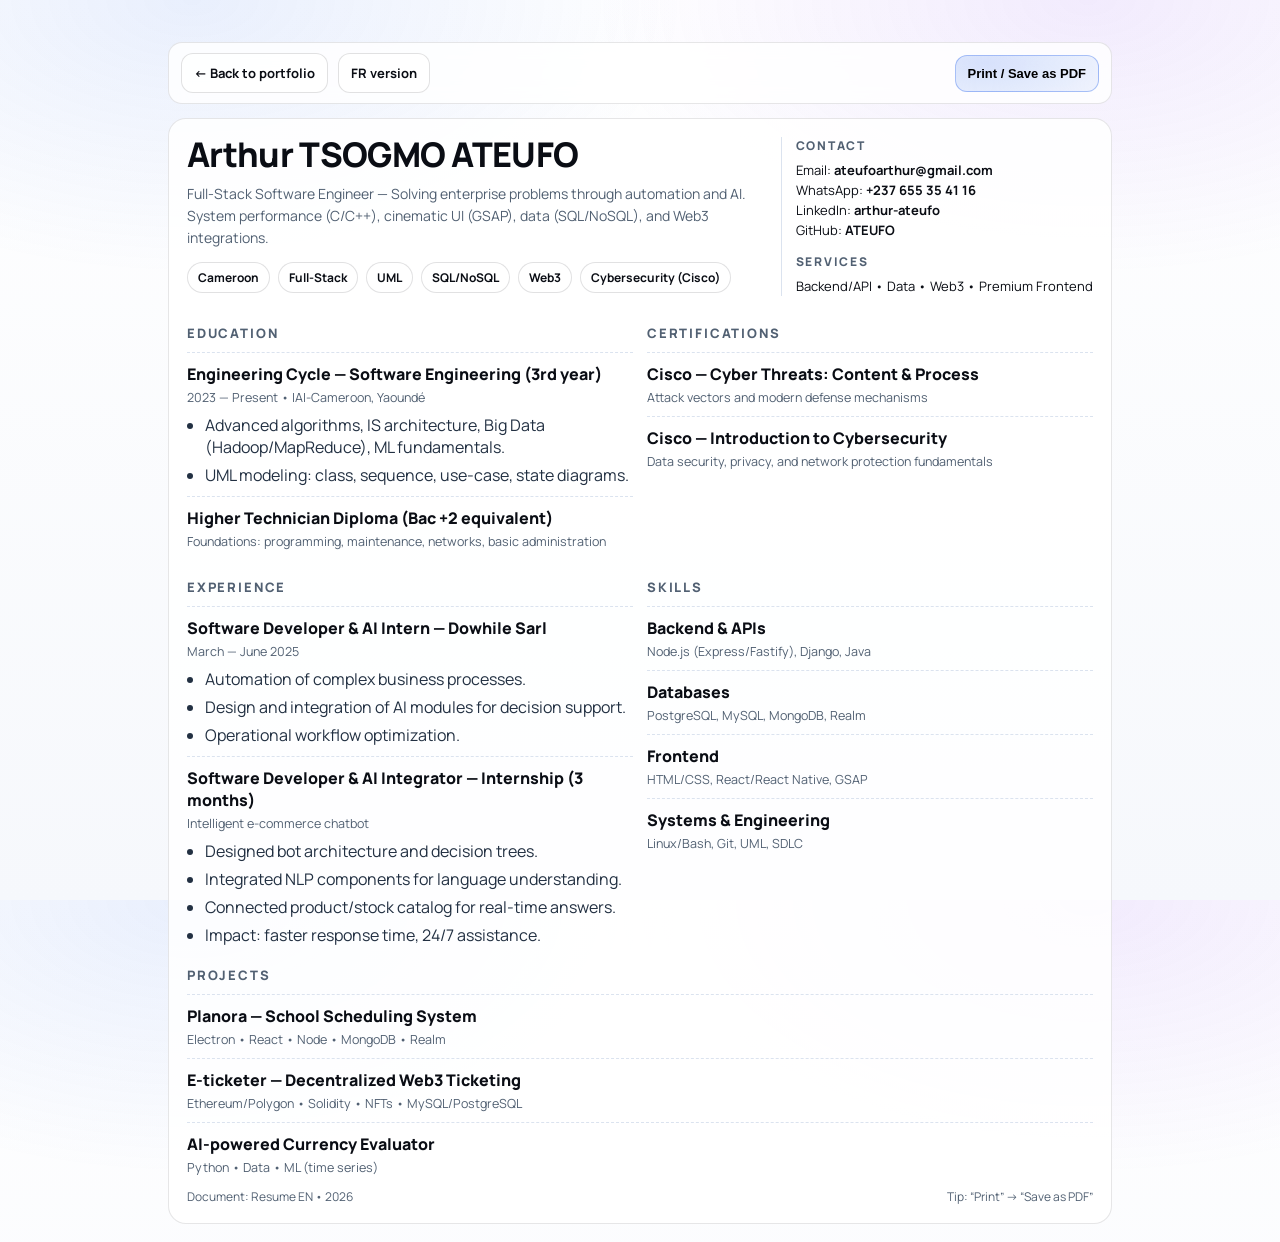
<file: cv-en.html>
<!doctype html>
<html lang="en">
  <head>
    <meta charset="UTF-8" />
    <meta name="viewport" content="width=device-width, initial-scale=1.0" />
    <title>Resume — Arthur TSOGMO ATEUFO (EN)</title>
    <meta name="description" content="English Resume — Arthur TSOGMO ATEUFO" />
    <link rel="preconnect" href="https://fonts.googleapis.com" />
    <link rel="preconnect" href="https://fonts.gstatic.com" crossorigin />
    <link
      href="https://fonts.googleapis.com/css2?family=Manrope:wght@300;400;500;600;700;800&display=swap"
      rel="stylesheet"
    />
    <style>
      :root {
        --ink: #0a0d14;
        --muted: #516072;
        --line: #dbe3ef;
        --accent: #2563eb;
        --accent-2: #7c3aed;
      }
      * {
        box-sizing: border-box;
      }
      html,
      body {
        height: 100%;
      }
      body {
        margin: 0;
        font-family: Manrope, ui-sans-serif, system-ui, -apple-system, Segoe UI, Roboto, Arial, "Noto Sans",
          "Liberation Sans", sans-serif;
        color: var(--ink);
        background: radial-gradient(900px 500px at 15% 0%, rgba(37, 99, 235, 0.10), transparent 55%),
          radial-gradient(900px 500px at 85% 0%, rgba(124, 58, 237, 0.10), transparent 55%),
          linear-gradient(180deg, #ffffff, #f6f8fc);
      }
      a {
        color: inherit;
        text-decoration: none;
      }
      .page {
        max-width: 980px;
        margin: 24px auto;
        padding: 18px;
      }
      .toolbar {
        position: sticky;
        top: 12px;
        z-index: 10;
        display: flex;
        flex-wrap: wrap;
        gap: 10px;
        align-items: center;
        justify-content: space-between;
        border: 1px solid rgba(10, 13, 20, 0.10);
        background: rgba(255, 255, 255, 0.82);
        backdrop-filter: blur(10px);
        border-radius: 14px;
        padding: 10px 12px;
      }
      .btn {
        display: inline-flex;
        align-items: center;
        gap: 10px;
        border-radius: 12px;
        border: 1px solid rgba(10, 13, 20, 0.12);
        background: #ffffff;
        padding: 10px 12px;
        font-weight: 700;
        font-size: 13px;
      }
      .btn-primary {
        border-color: rgba(37, 99, 235, 0.35);
        background: radial-gradient(220px 90px at 20% 20%, rgba(37, 99, 235, 0.18), rgba(255, 255, 255, 0.9));
      }
      .btn-ghost {
        background: rgba(255, 255, 255, 0.7);
      }
      .card {
        margin-top: 14px;
        border-radius: 18px;
        border: 1px solid rgba(10, 13, 20, 0.10);
        background: rgba(255, 255, 255, 0.85);
        padding: 18px;
      }
      .header {
        display: grid;
        grid-template-columns: 1.3fr 0.7fr;
        gap: 14px;
        align-items: start;
      }
      .name {
        font-size: 34px;
        line-height: 1.05;
        font-weight: 900;
        letter-spacing: -0.02em;
        margin: 0;
      }
      .role {
        margin-top: 10px;
        font-size: 14px;
        color: var(--muted);
        line-height: 1.6;
      }
      .chips {
        display: flex;
        flex-wrap: wrap;
        gap: 8px;
        margin-top: 12px;
      }
      .chip {
        border-radius: 999px;
        border: 1px solid rgba(10, 13, 20, 0.12);
        padding: 6px 10px;
        font-size: 12px;
        font-weight: 700;
        background: rgba(255, 255, 255, 0.9);
      }
      .right {
        border-left: 1px solid var(--line);
        padding-left: 14px;
      }
      .k {
        font-size: 12px;
        letter-spacing: 0.14em;
        text-transform: uppercase;
        color: var(--muted);
        font-weight: 800;
      }
      .v {
        margin-top: 6px;
        font-size: 13px;
        line-height: 1.55;
      }
      .grid {
        margin-top: 14px;
        display: grid;
        grid-template-columns: 1fr 1fr;
        gap: 14px;
      }
      h2 {
        margin: 0;
        font-size: 13px;
        letter-spacing: 0.14em;
        text-transform: uppercase;
        font-weight: 900;
        color: var(--muted);
      }
      .section {
        margin-top: 14px;
      }
      .item {
        margin-top: 10px;
        padding-top: 10px;
        border-top: 1px dashed var(--line);
      }
      .item:first-child {
        border-top: 0;
        padding-top: 0;
      }
      .title {
        font-weight: 900;
      }
      .meta {
        color: var(--muted);
        font-size: 12.5px;
        margin-top: 4px;
      }
      ul {
        margin: 8px 0 0;
        padding-left: 18px;
      }
      li {
        margin: 6px 0;
        color: #223042;
      }
      .footer {
        margin-top: 12px;
        color: var(--muted);
        font-size: 12px;
        display: flex;
        justify-content: space-between;
        gap: 10px;
        flex-wrap: wrap;
      }
      @media (max-width: 880px) {
        .header {
          grid-template-columns: 1fr;
        }
        .right {
          border-left: 0;
          padding-left: 0;
          border-top: 1px solid var(--line);
          padding-top: 14px;
        }
        .grid {
          grid-template-columns: 1fr;
        }
      }
      @media print {
        body {
          background: #ffffff !important;
        }
        .page {
          margin: 0;
          padding: 0;
        }
        .toolbar {
          display: none !important;
        }
        .card {
          border: 0;
          background: transparent;
          padding: 0;
        }
        a {
          text-decoration: none;
        }
      }
    </style>
  </head>
  <body>
    <div class="page">
      <div class="toolbar">
        <div style="display: flex; gap: 10px; flex-wrap: wrap; align-items: center">
          <a class="btn btn-ghost" href="./index.html#contact">← Back to portfolio</a>
          <a class="btn" href="./cv-fr.html" rel="noreferrer">FR version</a>
        </div>
        <button class="btn btn-primary" type="button" onclick="window.print()">Print / Save as PDF</button>
      </div>

      <div class="card">
        <div class="header">
          <div>
            <h1 class="name">Arthur TSOGMO ATEUFO</h1>
            <div class="role">
              Full‑Stack Software Engineer — Solving enterprise problems through automation and AI. 
              System performance (C/C++), cinematic UI (GSAP), data (SQL/NoSQL), and Web3 integrations.
            </div>
            <div class="chips">
              <span class="chip">Cameroon</span>
              <span class="chip">Full‑Stack</span>
              <span class="chip">UML</span>
              <span class="chip">SQL/NoSQL</span>
              <span class="chip">Web3</span>
              <span class="chip">Cybersecurity (Cisco)</span>
            </div>
          </div>

          <div class="right">
            <div class="k">Contact</div>
            <div class="v">
              Email: <a href="mailto:ateufoarthur@gmail.com"><b>ateufoarthur@gmail.com</b></a><br />
              WhatsApp: <a href="https://wa.me/237655354116" target="_blank" rel="noreferrer"><b>+237 655 35 41 16</b></a><br />
              LinkedIn:
              <a href="https://www.linkedin.com/in/arthur-ateufo-0923172a2" target="_blank" rel="noreferrer"
                ><b>arthur-ateufo</b></a
              ><br />
              GitHub: <a href="https://www.github.com/ATEUFO" target="_blank" rel="noreferrer"><b>ATEUFO</b></a>
            </div>
            <div class="k" style="margin-top: 12px">Services</div>
            <div class="v">Backend/API • Data • Web3 • Premium Frontend</div>
          </div>
        </div>

        <div class="grid">
          <div class="section">
            <h2>Education</h2>
            <div class="item">
              <div class="title">Engineering Cycle — Software Engineering (3rd year)</div>
              <div class="meta">2023 — Present • IAI‑Cameroon, Yaoundé</div>
              <ul>
                <li>Advanced algorithms, IS architecture, Big Data (Hadoop/MapReduce), ML fundamentals.</li>
                <li>UML modeling: class, sequence, use‑case, state diagrams.</li>
              </ul>
            </div>
            <div class="item">
              <div class="title">Higher Technician Diploma (Bac +2 equivalent)</div>
              <div class="meta">Foundations: programming, maintenance, networks, basic administration</div>
            </div>
          </div>

          <div class="section">
            <h2>Certifications</h2>
            <div class="item">
              <div class="title">Cisco — Cyber Threats: Content & Process</div>
              <div class="meta">Attack vectors and modern defense mechanisms</div>
            </div>
            <div class="item">
              <div class="title">Cisco — Introduction to Cybersecurity</div>
              <div class="meta">Data security, privacy, and network protection fundamentals</div>
            </div>
          </div>
        </div>

        <div class="grid">
          <div class="section">
            <h2>Experience</h2>
            <div class="item">
              <div class="title">Software Developer & AI Intern — Dowhile Sarl</div>
              <div class="meta">March — June 2025</div>
              <ul>
                <li>Automation of complex business processes.</li>
                <li>Design and integration of AI modules for decision support.</li>
                <li>Operational workflow optimization.</li>
              </ul>
            </div>
            <div class="item">
              <div class="title">Software Developer & AI Integrator — Internship (3 months)</div>
              <div class="meta">Intelligent e‑commerce chatbot</div>
              <ul>
                <li>Designed bot architecture and decision trees.</li>
                <li>Integrated NLP components for language understanding.</li>
                <li>Connected product/stock catalog for real‑time answers.</li>
                <li>Impact: faster response time, 24/7 assistance.</li>
              </ul>
            </div>
          </div>

          <div class="section">
            <h2>Skills</h2>
            <div class="item">
              <div class="title">Backend & APIs</div>
              <div class="meta">Node.js (Express/Fastify), Django, Java</div>
            </div>
            <div class="item">
              <div class="title">Databases</div>
              <div class="meta">PostgreSQL, MySQL, MongoDB, Realm</div>
            </div>
            <div class="item">
              <div class="title">Frontend</div>
              <div class="meta">HTML/CSS, React/React Native, GSAP</div>
            </div>
            <div class="item">
              <div class="title">Systems & Engineering</div>
              <div class="meta">Linux/Bash, Git, UML, SDLC</div>
            </div>
          </div>
        </div>

        <div class="section">
          <h2>Projects</h2>
          <div class="item">
            <div class="title">Planora — School Scheduling System</div>
            <div class="meta">Electron • React • Node • MongoDB • Realm</div>
          </div>
          <div class="item">
            <div class="title">E‑ticketer — Decentralized Web3 Ticketing</div>
            <div class="meta">Ethereum/Polygon • Solidity • NFTs • MySQL/PostgreSQL</div>
          </div>
          <div class="item">
            <div class="title">AI‑powered Currency Evaluator</div>
            <div class="meta">Python • Data • ML (time series)</div>
          </div>
        </div>

        <div class="footer">
          <span>Document: Resume EN • 2026</span>
          <span>Tip: “Print” → “Save as PDF”</span>
        </div>
      </div>
    </div>
  </body>
</html>
</file>
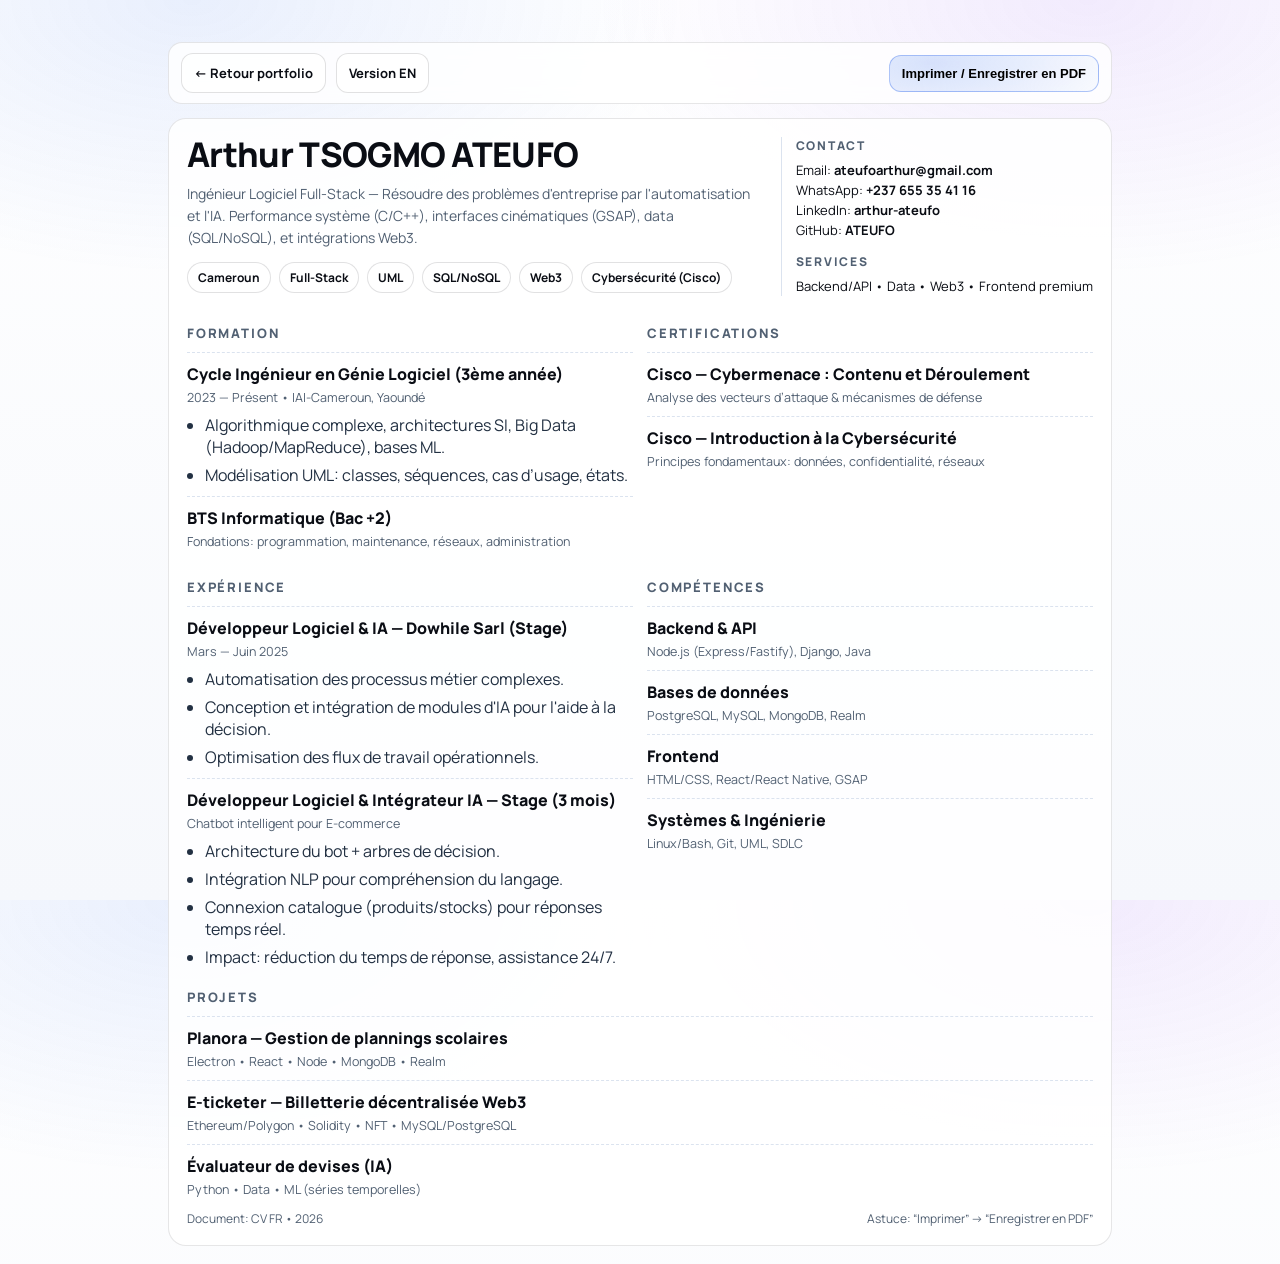
<file: cv-fr.html>
<!doctype html>
<html lang="fr">
  <head>
    <meta charset="UTF-8" />
    <meta name="viewport" content="width=device-width, initial-scale=1.0" />
    <title>CV — Arthur TSOGMO ATEUFO (FR)</title>
    <meta name="description" content="CV Français — Arthur TSOGMO ATEUFO" />
    <link rel="preconnect" href="https://fonts.googleapis.com" />
    <link rel="preconnect" href="https://fonts.gstatic.com" crossorigin />
    <link
      href="https://fonts.googleapis.com/css2?family=Manrope:wght@300;400;500;600;700;800&display=swap"
      rel="stylesheet"
    />
    <style>
      :root {
        --ink: #0a0d14;
        --muted: #516072;
        --line: #dbe3ef;
        --accent: #2563eb;
        --accent-2: #7c3aed;
      }
      * {
        box-sizing: border-box;
      }
      html,
      body {
        height: 100%;
      }
      body {
        margin: 0;
        font-family: Manrope, ui-sans-serif, system-ui, -apple-system, Segoe UI, Roboto, Arial, "Noto Sans",
          "Liberation Sans", sans-serif;
        color: var(--ink);
        background: radial-gradient(900px 500px at 15% 0%, rgba(37, 99, 235, 0.10), transparent 55%),
          radial-gradient(900px 500px at 85% 0%, rgba(124, 58, 237, 0.10), transparent 55%),
          linear-gradient(180deg, #ffffff, #f6f8fc);
      }
      a {
        color: inherit;
        text-decoration: none;
      }
      .page {
        max-width: 980px;
        margin: 24px auto;
        padding: 18px;
      }
      .toolbar {
        position: sticky;
        top: 12px;
        z-index: 10;
        display: flex;
        flex-wrap: wrap;
        gap: 10px;
        align-items: center;
        justify-content: space-between;
        border: 1px solid rgba(10, 13, 20, 0.10);
        background: rgba(255, 255, 255, 0.82);
        backdrop-filter: blur(10px);
        border-radius: 14px;
        padding: 10px 12px;
      }
      .btn {
        display: inline-flex;
        align-items: center;
        gap: 10px;
        border-radius: 12px;
        border: 1px solid rgba(10, 13, 20, 0.12);
        background: #ffffff;
        padding: 10px 12px;
        font-weight: 700;
        font-size: 13px;
      }
      .btn-primary {
        border-color: rgba(37, 99, 235, 0.35);
        background: radial-gradient(220px 90px at 20% 20%, rgba(37, 99, 235, 0.18), rgba(255, 255, 255, 0.9));
      }
      .btn-ghost {
        background: rgba(255, 255, 255, 0.7);
      }
      .card {
        margin-top: 14px;
        border-radius: 18px;
        border: 1px solid rgba(10, 13, 20, 0.10);
        background: rgba(255, 255, 255, 0.85);
        padding: 18px;
      }
      .header {
        display: grid;
        grid-template-columns: 1.3fr 0.7fr;
        gap: 14px;
        align-items: start;
      }
      .name {
        font-size: 34px;
        line-height: 1.05;
        font-weight: 900;
        letter-spacing: -0.02em;
        margin: 0;
      }
      .role {
        margin-top: 10px;
        font-size: 14px;
        color: var(--muted);
        line-height: 1.6;
      }
      .chips {
        display: flex;
        flex-wrap: wrap;
        gap: 8px;
        margin-top: 12px;
      }
      .chip {
        border-radius: 999px;
        border: 1px solid rgba(10, 13, 20, 0.12);
        padding: 6px 10px;
        font-size: 12px;
        font-weight: 700;
        background: rgba(255, 255, 255, 0.9);
      }
      .right {
        border-left: 1px solid var(--line);
        padding-left: 14px;
      }
      .k {
        font-size: 12px;
        letter-spacing: 0.14em;
        text-transform: uppercase;
        color: var(--muted);
        font-weight: 800;
      }
      .v {
        margin-top: 6px;
        font-size: 13px;
        line-height: 1.55;
      }
      .grid {
        margin-top: 14px;
        display: grid;
        grid-template-columns: 1fr 1fr;
        gap: 14px;
      }
      h2 {
        margin: 0;
        font-size: 13px;
        letter-spacing: 0.14em;
        text-transform: uppercase;
        font-weight: 900;
        color: var(--muted);
      }
      .section {
        margin-top: 14px;
      }
      .item {
        margin-top: 10px;
        padding-top: 10px;
        border-top: 1px dashed var(--line);
      }
      .item:first-child {
        border-top: 0;
        padding-top: 0;
      }
      .title {
        font-weight: 900;
      }
      .meta {
        color: var(--muted);
        font-size: 12.5px;
        margin-top: 4px;
      }
      ul {
        margin: 8px 0 0;
        padding-left: 18px;
      }
      li {
        margin: 6px 0;
        color: #223042;
      }
      .footer {
        margin-top: 12px;
        color: var(--muted);
        font-size: 12px;
        display: flex;
        justify-content: space-between;
        gap: 10px;
        flex-wrap: wrap;
      }
      @media (max-width: 880px) {
        .header {
          grid-template-columns: 1fr;
        }
        .right {
          border-left: 0;
          padding-left: 0;
          border-top: 1px solid var(--line);
          padding-top: 14px;
        }
        .grid {
          grid-template-columns: 1fr;
        }
      }
      @media print {
        body {
          background: #ffffff !important;
        }
        .page {
          margin: 0;
          padding: 0;
        }
        .toolbar {
          display: none !important;
        }
        .card {
          border: 0;
          background: transparent;
          padding: 0;
        }
        a {
          text-decoration: none;
        }
      }
    </style>
  </head>
  <body>
    <div class="page">
      <div class="toolbar">
        <div style="display: flex; gap: 10px; flex-wrap: wrap; align-items: center">
          <a class="btn btn-ghost" href="./index.html#contact">← Retour portfolio</a>
          <a class="btn" href="./cv-en.html" rel="noreferrer">Version EN</a>
        </div>
        <button class="btn btn-primary" type="button" onclick="window.print()">Imprimer / Enregistrer en PDF</button>
      </div>

      <div class="card">
        <div class="header">
          <div>
            <h1 class="name">Arthur TSOGMO ATEUFO</h1>
            <div class="role">
              Ingénieur Logiciel Full‑Stack — Résoudre des problèmes d'entreprise par l'automatisation et l'IA. 
              Performance système (C/C++), interfaces cinématiques (GSAP), data (SQL/NoSQL), et intégrations Web3.
            </div>
            <div class="chips">
              <span class="chip">Cameroun</span>
              <span class="chip">Full‑Stack</span>
              <span class="chip">UML</span>
              <span class="chip">SQL/NoSQL</span>
              <span class="chip">Web3</span>
              <span class="chip">Cybersécurité (Cisco)</span>
            </div>
          </div>

          <div class="right">
            <div class="k">Contact</div>
            <div class="v">
              Email: <a href="mailto:ateufoarthur@gmail.com"><b>ateufoarthur@gmail.com</b></a><br />
              WhatsApp: <a href="https://wa.me/237655354116" target="_blank" rel="noreferrer"><b>+237 655 35 41 16</b></a><br />
              LinkedIn:
              <a href="https://www.linkedin.com/in/arthur-ateufo-0923172a2" target="_blank" rel="noreferrer"
                ><b>arthur-ateufo</b></a
              ><br />
              GitHub: <a href="https://www.github.com/ATEUFO" target="_blank" rel="noreferrer"><b>ATEUFO</b></a>
            </div>
            <div class="k" style="margin-top: 12px">Services</div>
            <div class="v">Backend/API • Data • Web3 • Frontend premium</div>
          </div>
        </div>

        <div class="grid">
          <div class="section">
            <h2>Formation</h2>
            <div class="item">
              <div class="title">Cycle Ingénieur en Génie Logiciel (3ème année)</div>
              <div class="meta">2023 — Présent • IAI‑Cameroun, Yaoundé</div>
              <ul>
                <li>Algorithmique complexe, architectures SI, Big Data (Hadoop/MapReduce), bases ML.</li>
                <li>Modélisation UML: classes, séquences, cas d’usage, états.</li>
              </ul>
            </div>
            <div class="item">
              <div class="title">BTS Informatique (Bac +2)</div>
              <div class="meta">Fondations: programmation, maintenance, réseaux, administration</div>
            </div>
          </div>

          <div class="section">
            <h2>Certifications</h2>
            <div class="item">
              <div class="title">Cisco — Cybermenace : Contenu et Déroulement</div>
              <div class="meta">Analyse des vecteurs d’attaque & mécanismes de défense</div>
            </div>
            <div class="item">
              <div class="title">Cisco — Introduction à la Cybersécurité</div>
              <div class="meta">Principes fondamentaux: données, confidentialité, réseaux</div>
            </div>
          </div>
        </div>

        <div class="grid">
          <div class="section">
            <h2>Expérience</h2>
            <div class="item">
              <div class="title">Développeur Logiciel & IA — Dowhile Sarl (Stage)</div>
              <div class="meta">Mars — Juin 2025</div>
              <ul>
                <li>Automatisation des processus métier complexes.</li>
                <li>Conception et intégration de modules d'IA pour l'aide à la décision.</li>
                <li>Optimisation des flux de travail opérationnels.</li>
              </ul>
            </div>
            <div class="item">
              <div class="title">Développeur Logiciel & Intégrateur IA — Stage (3 mois)</div>
              <div class="meta">Chatbot intelligent pour E‑commerce</div>
              <ul>
                <li>Architecture du bot + arbres de décision.</li>
                <li>Intégration NLP pour compréhension du langage.</li>
                <li>Connexion catalogue (produits/stocks) pour réponses temps réel.</li>
                <li>Impact: réduction du temps de réponse, assistance 24/7.</li>
              </ul>
            </div>
          </div>

          <div class="section">
            <h2>Compétences</h2>
            <div class="item">
              <div class="title">Backend & API</div>
              <div class="meta">Node.js (Express/Fastify), Django, Java</div>
            </div>
            <div class="item">
              <div class="title">Bases de données</div>
              <div class="meta">PostgreSQL, MySQL, MongoDB, Realm</div>
            </div>
            <div class="item">
              <div class="title">Frontend</div>
              <div class="meta">HTML/CSS, React/React Native, GSAP</div>
            </div>
            <div class="item">
              <div class="title">Systèmes & Ingénierie</div>
              <div class="meta">Linux/Bash, Git, UML, SDLC</div>
            </div>
          </div>
        </div>

        <div class="section">
          <h2>Projets</h2>
          <div class="item">
            <div class="title">Planora — Gestion de plannings scolaires</div>
            <div class="meta">Electron • React • Node • MongoDB • Realm</div>
          </div>
          <div class="item">
            <div class="title">E‑ticketer — Billetterie décentralisée Web3</div>
            <div class="meta">Ethereum/Polygon • Solidity • NFT • MySQL/PostgreSQL</div>
          </div>
          <div class="item">
            <div class="title">Évaluateur de devises (IA)</div>
            <div class="meta">Python • Data • ML (séries temporelles)</div>
          </div>
        </div>

        <div class="footer">
          <span>Document: CV FR • 2026</span>
          <span>Astuce: “Imprimer” → “Enregistrer en PDF”</span>
        </div>
      </div>
    </div>
  </body>
</html>
</file>
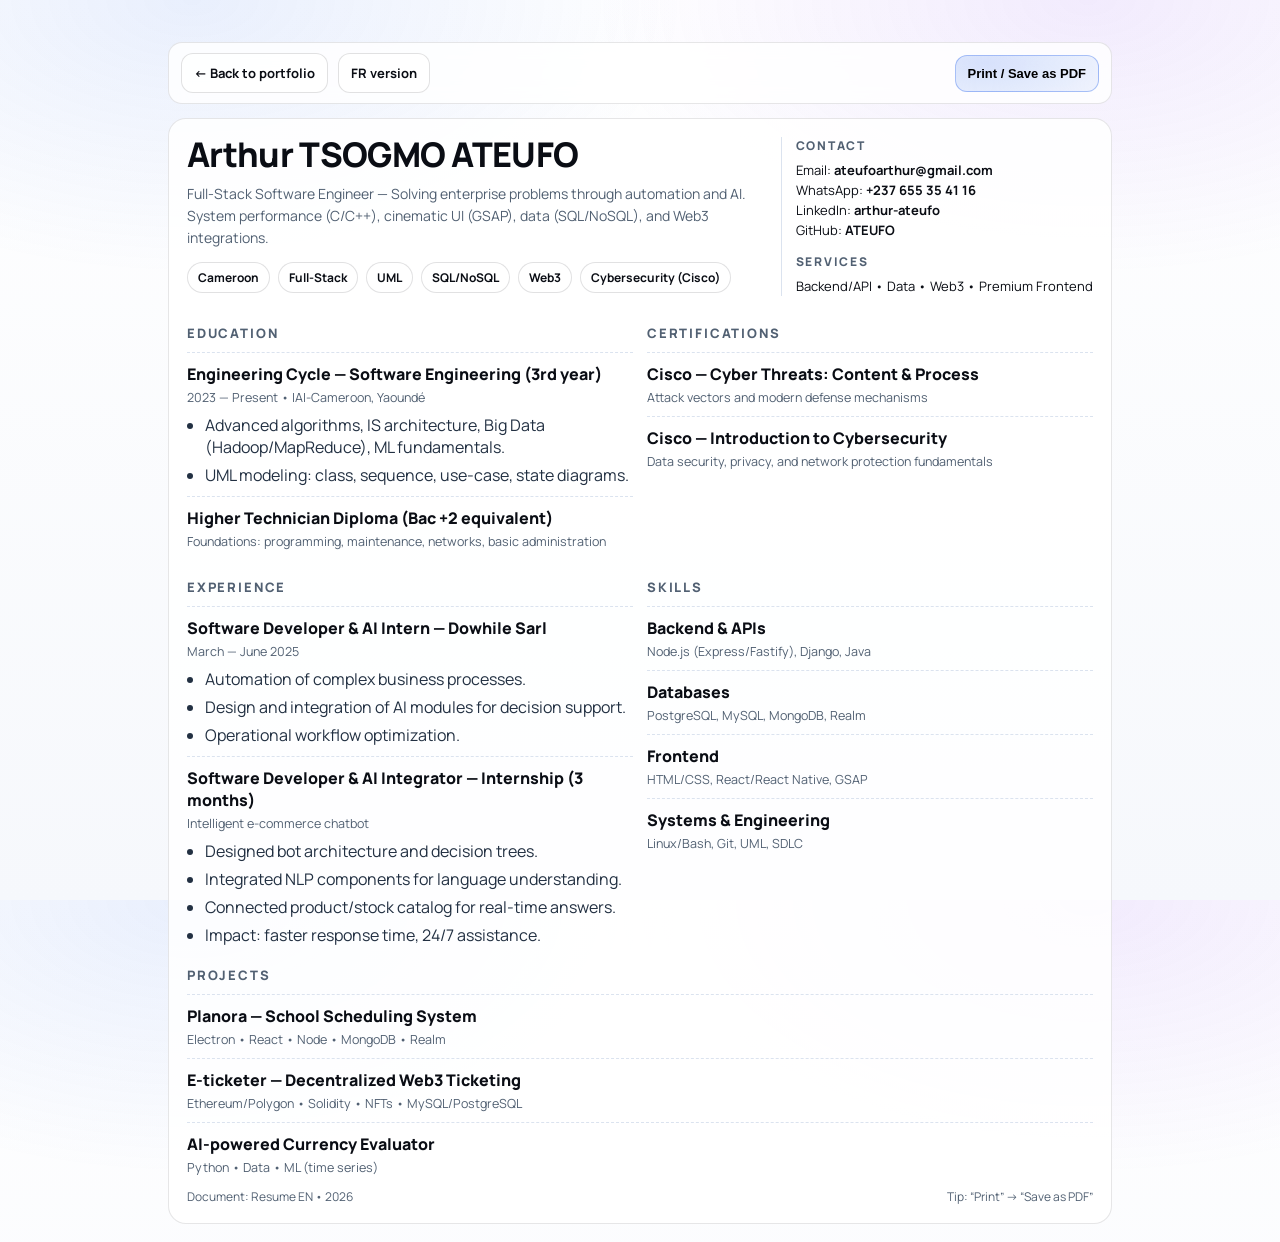
<file: src/html/cv-en.html>
<!doctype html>
<html lang="en">
  <head>
    <meta charset="UTF-8" />
    <meta name="viewport" content="width=device-width, initial-scale=1.0" />
    <title>Resume — Arthur TSOGMO ATEUFO (EN)</title>
    <meta name="description" content="English Resume — Arthur TSOGMO ATEUFO" />
    <link rel="preconnect" href="https://fonts.googleapis.com" />
    <link rel="preconnect" href="https://fonts.gstatic.com" crossorigin />
    <link
      href="https://fonts.googleapis.com/css2?family=Manrope:wght@300;400;500;600;700;800&display=swap"
      rel="stylesheet"
    />
    <style>
      :root {
        --ink: #0a0d14;
        --muted: #516072;
        --line: #dbe3ef;
        --accent: #2563eb;
        --accent-2: #7c3aed;
      }
      * {
        box-sizing: border-box;
      }
      html,
      body {
        height: 100%;
      }
      body {
        margin: 0;
        font-family: Manrope, ui-sans-serif, system-ui, -apple-system, Segoe UI, Roboto, Arial, "Noto Sans",
          "Liberation Sans", sans-serif;
        color: var(--ink);
        background: radial-gradient(900px 500px at 15% 0%, rgba(37, 99, 235, 0.10), transparent 55%),
          radial-gradient(900px 500px at 85% 0%, rgba(124, 58, 237, 0.10), transparent 55%),
          linear-gradient(180deg, #ffffff, #f6f8fc);
      }
      a {
        color: inherit;
        text-decoration: none;
      }
      .page {
        max-width: 980px;
        margin: 24px auto;
        padding: 18px;
      }
      .toolbar {
        position: sticky;
        top: 12px;
        z-index: 10;
        display: flex;
        flex-wrap: wrap;
        gap: 10px;
        align-items: center;
        justify-content: space-between;
        border: 1px solid rgba(10, 13, 20, 0.10);
        background: rgba(255, 255, 255, 0.82);
        backdrop-filter: blur(10px);
        border-radius: 14px;
        padding: 10px 12px;
      }
      .btn {
        display: inline-flex;
        align-items: center;
        gap: 10px;
        border-radius: 12px;
        border: 1px solid rgba(10, 13, 20, 0.12);
        background: #ffffff;
        padding: 10px 12px;
        font-weight: 700;
        font-size: 13px;
      }
      .btn-primary {
        border-color: rgba(37, 99, 235, 0.35);
        background: radial-gradient(220px 90px at 20% 20%, rgba(37, 99, 235, 0.18), rgba(255, 255, 255, 0.9));
      }
      .btn-ghost {
        background: rgba(255, 255, 255, 0.7);
      }
      .card {
        margin-top: 14px;
        border-radius: 18px;
        border: 1px solid rgba(10, 13, 20, 0.10);
        background: rgba(255, 255, 255, 0.85);
        padding: 18px;
      }
      .header {
        display: grid;
        grid-template-columns: 1.3fr 0.7fr;
        gap: 14px;
        align-items: start;
      }
      .name {
        font-size: 34px;
        line-height: 1.05;
        font-weight: 900;
        letter-spacing: -0.02em;
        margin: 0;
      }
      .role {
        margin-top: 10px;
        font-size: 14px;
        color: var(--muted);
        line-height: 1.6;
      }
      .chips {
        display: flex;
        flex-wrap: wrap;
        gap: 8px;
        margin-top: 12px;
      }
      .chip {
        border-radius: 999px;
        border: 1px solid rgba(10, 13, 20, 0.12);
        padding: 6px 10px;
        font-size: 12px;
        font-weight: 700;
        background: rgba(255, 255, 255, 0.9);
      }
      .right {
        border-left: 1px solid var(--line);
        padding-left: 14px;
      }
      .k {
        font-size: 12px;
        letter-spacing: 0.14em;
        text-transform: uppercase;
        color: var(--muted);
        font-weight: 800;
      }
      .v {
        margin-top: 6px;
        font-size: 13px;
        line-height: 1.55;
      }
      .grid {
        margin-top: 14px;
        display: grid;
        grid-template-columns: 1fr 1fr;
        gap: 14px;
      }
      h2 {
        margin: 0;
        font-size: 13px;
        letter-spacing: 0.14em;
        text-transform: uppercase;
        font-weight: 900;
        color: var(--muted);
      }
      .section {
        margin-top: 14px;
      }
      .item {
        margin-top: 10px;
        padding-top: 10px;
        border-top: 1px dashed var(--line);
      }
      .item:first-child {
        border-top: 0;
        padding-top: 0;
      }
      .title {
        font-weight: 900;
      }
      .meta {
        color: var(--muted);
        font-size: 12.5px;
        margin-top: 4px;
      }
      ul {
        margin: 8px 0 0;
        padding-left: 18px;
      }
      li {
        margin: 6px 0;
        color: #223042;
      }
      .footer {
        margin-top: 12px;
        color: var(--muted);
        font-size: 12px;
        display: flex;
        justify-content: space-between;
        gap: 10px;
        flex-wrap: wrap;
      }
      @media (max-width: 880px) {
        .header {
          grid-template-columns: 1fr;
        }
        .right {
          border-left: 0;
          padding-left: 0;
          border-top: 1px solid var(--line);
          padding-top: 14px;
        }
        .grid {
          grid-template-columns: 1fr;
        }
      }
      @media print {
        body {
          background: #ffffff !important;
        }
        .page {
          margin: 0;
          padding: 0;
        }
        .toolbar {
          display: none !important;
        }
        .card {
          border: 0;
          background: transparent;
          padding: 0;
        }
        a {
          text-decoration: none;
        }
      }
    </style>
  </head>
  <body>
    <div class="page">
      <div class="toolbar">
        <div style="display: flex; gap: 10px; flex-wrap: wrap; align-items: center">
          <a class="btn btn-ghost" href="./portfolio.html#contact">← Back to portfolio</a>
          <a class="btn" href="./cv-fr.html" rel="noreferrer">FR version</a>
        </div>
        <button class="btn btn-primary" type="button" onclick="window.print()">Print / Save as PDF</button>
      </div>

      <div class="card">
        <div class="header">
          <div>
            <h1 class="name">Arthur TSOGMO ATEUFO</h1>
            <div class="role">
              Full‑Stack Software Engineer — Solving enterprise problems through automation and AI. 
              System performance (C/C++), cinematic UI (GSAP), data (SQL/NoSQL), and Web3 integrations.
            </div>
            <div class="chips">
              <span class="chip">Cameroon</span>
              <span class="chip">Full‑Stack</span>
              <span class="chip">UML</span>
              <span class="chip">SQL/NoSQL</span>
              <span class="chip">Web3</span>
              <span class="chip">Cybersecurity (Cisco)</span>
            </div>
          </div>

          <div class="right">
            <div class="k">Contact</div>
            <div class="v">
              Email: <a href="mailto:ateufoarthur@gmail.com"><b>ateufoarthur@gmail.com</b></a><br />
              WhatsApp: <a href="https://wa.me/237655354116" target="_blank" rel="noreferrer"><b>+237 655 35 41 16</b></a><br />
              LinkedIn:
              <a href="https://www.linkedin.com/in/arthur-ateufo-0923172a2" target="_blank" rel="noreferrer"
                ><b>arthur-ateufo</b></a
              ><br />
              GitHub: <a href="https://www.github.com/ATEUFO" target="_blank" rel="noreferrer"><b>ATEUFO</b></a>
            </div>
            <div class="k" style="margin-top: 12px">Services</div>
            <div class="v">Backend/API • Data • Web3 • Premium Frontend</div>
          </div>
        </div>

        <div class="grid">
          <div class="section">
            <h2>Education</h2>
            <div class="item">
              <div class="title">Engineering Cycle — Software Engineering (3rd year)</div>
              <div class="meta">2023 — Present • IAI‑Cameroon, Yaoundé</div>
              <ul>
                <li>Advanced algorithms, IS architecture, Big Data (Hadoop/MapReduce), ML fundamentals.</li>
                <li>UML modeling: class, sequence, use‑case, state diagrams.</li>
              </ul>
            </div>
            <div class="item">
              <div class="title">Higher Technician Diploma (Bac +2 equivalent)</div>
              <div class="meta">Foundations: programming, maintenance, networks, basic administration</div>
            </div>
          </div>

          <div class="section">
            <h2>Certifications</h2>
            <div class="item">
              <div class="title">Cisco — Cyber Threats: Content & Process</div>
              <div class="meta">Attack vectors and modern defense mechanisms</div>
            </div>
            <div class="item">
              <div class="title">Cisco — Introduction to Cybersecurity</div>
              <div class="meta">Data security, privacy, and network protection fundamentals</div>
            </div>
          </div>
        </div>

        <div class="grid">
          <div class="section">
            <h2>Experience</h2>
            <div class="item">
              <div class="title">Software Developer & AI Intern — Dowhile Sarl</div>
              <div class="meta">March — June 2025</div>
              <ul>
                <li>Automation of complex business processes.</li>
                <li>Design and integration of AI modules for decision support.</li>
                <li>Operational workflow optimization.</li>
              </ul>
            </div>
            <div class="item">
              <div class="title">Software Developer & AI Integrator — Internship (3 months)</div>
              <div class="meta">Intelligent e‑commerce chatbot</div>
              <ul>
                <li>Designed bot architecture and decision trees.</li>
                <li>Integrated NLP components for language understanding.</li>
                <li>Connected product/stock catalog for real‑time answers.</li>
                <li>Impact: faster response time, 24/7 assistance.</li>
              </ul>
            </div>
          </div>

          <div class="section">
            <h2>Skills</h2>
            <div class="item">
              <div class="title">Backend & APIs</div>
              <div class="meta">Node.js (Express/Fastify), Django, Java</div>
            </div>
            <div class="item">
              <div class="title">Databases</div>
              <div class="meta">PostgreSQL, MySQL, MongoDB, Realm</div>
            </div>
            <div class="item">
              <div class="title">Frontend</div>
              <div class="meta">HTML/CSS, React/React Native, GSAP</div>
            </div>
            <div class="item">
              <div class="title">Systems & Engineering</div>
              <div class="meta">Linux/Bash, Git, UML, SDLC</div>
            </div>
          </div>
        </div>

        <div class="section">
          <h2>Projects</h2>
          <div class="item">
            <div class="title">Planora — School Scheduling System</div>
            <div class="meta">Electron • React • Node • MongoDB • Realm</div>
          </div>
          <div class="item">
            <div class="title">E‑ticketer — Decentralized Web3 Ticketing</div>
            <div class="meta">Ethereum/Polygon • Solidity • NFTs • MySQL/PostgreSQL</div>
          </div>
          <div class="item">
            <div class="title">AI‑powered Currency Evaluator</div>
            <div class="meta">Python • Data • ML (time series)</div>
          </div>
        </div>

        <div class="footer">
          <span>Document: Resume EN • 2026</span>
          <span>Tip: “Print” → “Save as PDF”</span>
        </div>
      </div>
    </div>
  </body>
</html>
</file>
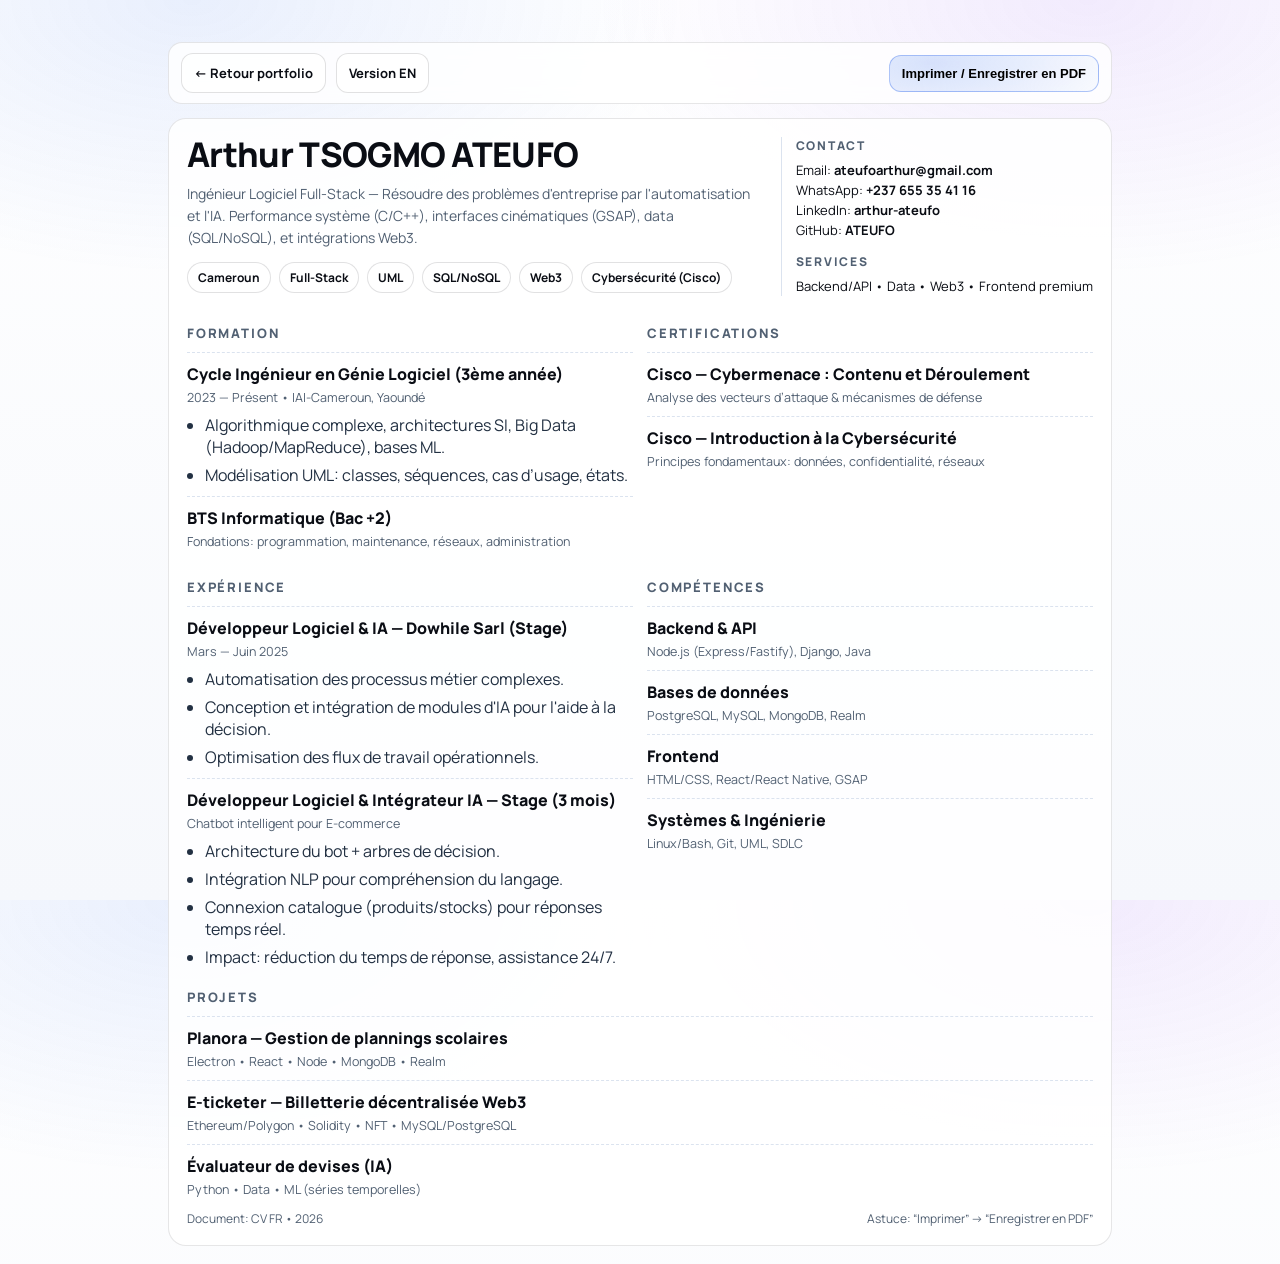
<file: src/html/cv-fr.html>
<!doctype html>
<html lang="fr">
  <head>
    <meta charset="UTF-8" />
    <meta name="viewport" content="width=device-width, initial-scale=1.0" />
    <title>CV — Arthur TSOGMO ATEUFO (FR)</title>
    <meta name="description" content="CV Français — Arthur TSOGMO ATEUFO" />
    <link rel="preconnect" href="https://fonts.googleapis.com" />
    <link rel="preconnect" href="https://fonts.gstatic.com" crossorigin />
    <link
      href="https://fonts.googleapis.com/css2?family=Manrope:wght@300;400;500;600;700;800&display=swap"
      rel="stylesheet"
    />
    <style>
      :root {
        --ink: #0a0d14;
        --muted: #516072;
        --line: #dbe3ef;
        --accent: #2563eb;
        --accent-2: #7c3aed;
      }
      * {
        box-sizing: border-box;
      }
      html,
      body {
        height: 100%;
      }
      body {
        margin: 0;
        font-family: Manrope, ui-sans-serif, system-ui, -apple-system, Segoe UI, Roboto, Arial, "Noto Sans",
          "Liberation Sans", sans-serif;
        color: var(--ink);
        background: radial-gradient(900px 500px at 15% 0%, rgba(37, 99, 235, 0.10), transparent 55%),
          radial-gradient(900px 500px at 85% 0%, rgba(124, 58, 237, 0.10), transparent 55%),
          linear-gradient(180deg, #ffffff, #f6f8fc);
      }
      a {
        color: inherit;
        text-decoration: none;
      }
      .page {
        max-width: 980px;
        margin: 24px auto;
        padding: 18px;
      }
      .toolbar {
        position: sticky;
        top: 12px;
        z-index: 10;
        display: flex;
        flex-wrap: wrap;
        gap: 10px;
        align-items: center;
        justify-content: space-between;
        border: 1px solid rgba(10, 13, 20, 0.10);
        background: rgba(255, 255, 255, 0.82);
        backdrop-filter: blur(10px);
        border-radius: 14px;
        padding: 10px 12px;
      }
      .btn {
        display: inline-flex;
        align-items: center;
        gap: 10px;
        border-radius: 12px;
        border: 1px solid rgba(10, 13, 20, 0.12);
        background: #ffffff;
        padding: 10px 12px;
        font-weight: 700;
        font-size: 13px;
      }
      .btn-primary {
        border-color: rgba(37, 99, 235, 0.35);
        background: radial-gradient(220px 90px at 20% 20%, rgba(37, 99, 235, 0.18), rgba(255, 255, 255, 0.9));
      }
      .btn-ghost {
        background: rgba(255, 255, 255, 0.7);
      }
      .card {
        margin-top: 14px;
        border-radius: 18px;
        border: 1px solid rgba(10, 13, 20, 0.10);
        background: rgba(255, 255, 255, 0.85);
        padding: 18px;
      }
      .header {
        display: grid;
        grid-template-columns: 1.3fr 0.7fr;
        gap: 14px;
        align-items: start;
      }
      .name {
        font-size: 34px;
        line-height: 1.05;
        font-weight: 900;
        letter-spacing: -0.02em;
        margin: 0;
      }
      .role {
        margin-top: 10px;
        font-size: 14px;
        color: var(--muted);
        line-height: 1.6;
      }
      .chips {
        display: flex;
        flex-wrap: wrap;
        gap: 8px;
        margin-top: 12px;
      }
      .chip {
        border-radius: 999px;
        border: 1px solid rgba(10, 13, 20, 0.12);
        padding: 6px 10px;
        font-size: 12px;
        font-weight: 700;
        background: rgba(255, 255, 255, 0.9);
      }
      .right {
        border-left: 1px solid var(--line);
        padding-left: 14px;
      }
      .k {
        font-size: 12px;
        letter-spacing: 0.14em;
        text-transform: uppercase;
        color: var(--muted);
        font-weight: 800;
      }
      .v {
        margin-top: 6px;
        font-size: 13px;
        line-height: 1.55;
      }
      .grid {
        margin-top: 14px;
        display: grid;
        grid-template-columns: 1fr 1fr;
        gap: 14px;
      }
      h2 {
        margin: 0;
        font-size: 13px;
        letter-spacing: 0.14em;
        text-transform: uppercase;
        font-weight: 900;
        color: var(--muted);
      }
      .section {
        margin-top: 14px;
      }
      .item {
        margin-top: 10px;
        padding-top: 10px;
        border-top: 1px dashed var(--line);
      }
      .item:first-child {
        border-top: 0;
        padding-top: 0;
      }
      .title {
        font-weight: 900;
      }
      .meta {
        color: var(--muted);
        font-size: 12.5px;
        margin-top: 4px;
      }
      ul {
        margin: 8px 0 0;
        padding-left: 18px;
      }
      li {
        margin: 6px 0;
        color: #223042;
      }
      .footer {
        margin-top: 12px;
        color: var(--muted);
        font-size: 12px;
        display: flex;
        justify-content: space-between;
        gap: 10px;
        flex-wrap: wrap;
      }
      @media (max-width: 880px) {
        .header {
          grid-template-columns: 1fr;
        }
        .right {
          border-left: 0;
          padding-left: 0;
          border-top: 1px solid var(--line);
          padding-top: 14px;
        }
        .grid {
          grid-template-columns: 1fr;
        }
      }
      @media print {
        body {
          background: #ffffff !important;
        }
        .page {
          margin: 0;
          padding: 0;
        }
        .toolbar {
          display: none !important;
        }
        .card {
          border: 0;
          background: transparent;
          padding: 0;
        }
        a {
          text-decoration: none;
        }
      }
    </style>
  </head>
  <body>
    <div class="page">
      <div class="toolbar">
        <div style="display: flex; gap: 10px; flex-wrap: wrap; align-items: center">
          <a class="btn btn-ghost" href="./portfolio.html#contact">← Retour portfolio</a>
          <a class="btn" href="./cv-en.html" rel="noreferrer">Version EN</a>
        </div>
        <button class="btn btn-primary" type="button" onclick="window.print()">Imprimer / Enregistrer en PDF</button>
      </div>

      <div class="card">
        <div class="header">
          <div>
            <h1 class="name">Arthur TSOGMO ATEUFO</h1>
            <div class="role">
              Ingénieur Logiciel Full‑Stack — Résoudre des problèmes d'entreprise par l'automatisation et l'IA. 
              Performance système (C/C++), interfaces cinématiques (GSAP), data (SQL/NoSQL), et intégrations Web3.
            </div>
            <div class="chips">
              <span class="chip">Cameroun</span>
              <span class="chip">Full‑Stack</span>
              <span class="chip">UML</span>
              <span class="chip">SQL/NoSQL</span>
              <span class="chip">Web3</span>
              <span class="chip">Cybersécurité (Cisco)</span>
            </div>
          </div>

          <div class="right">
            <div class="k">Contact</div>
            <div class="v">
              Email: <a href="mailto:ateufoarthur@gmail.com"><b>ateufoarthur@gmail.com</b></a><br />
              WhatsApp: <a href="https://wa.me/237655354116" target="_blank" rel="noreferrer"><b>+237 655 35 41 16</b></a><br />
              LinkedIn:
              <a href="https://www.linkedin.com/in/arthur-ateufo-0923172a2" target="_blank" rel="noreferrer"
                ><b>arthur-ateufo</b></a
              ><br />
              GitHub: <a href="https://www.github.com/ATEUFO" target="_blank" rel="noreferrer"><b>ATEUFO</b></a>
            </div>
            <div class="k" style="margin-top: 12px">Services</div>
            <div class="v">Backend/API • Data • Web3 • Frontend premium</div>
          </div>
        </div>

        <div class="grid">
          <div class="section">
            <h2>Formation</h2>
            <div class="item">
              <div class="title">Cycle Ingénieur en Génie Logiciel (3ème année)</div>
              <div class="meta">2023 — Présent • IAI‑Cameroun, Yaoundé</div>
              <ul>
                <li>Algorithmique complexe, architectures SI, Big Data (Hadoop/MapReduce), bases ML.</li>
                <li>Modélisation UML: classes, séquences, cas d’usage, états.</li>
              </ul>
            </div>
            <div class="item">
              <div class="title">BTS Informatique (Bac +2)</div>
              <div class="meta">Fondations: programmation, maintenance, réseaux, administration</div>
            </div>
          </div>

          <div class="section">
            <h2>Certifications</h2>
            <div class="item">
              <div class="title">Cisco — Cybermenace : Contenu et Déroulement</div>
              <div class="meta">Analyse des vecteurs d’attaque & mécanismes de défense</div>
            </div>
            <div class="item">
              <div class="title">Cisco — Introduction à la Cybersécurité</div>
              <div class="meta">Principes fondamentaux: données, confidentialité, réseaux</div>
            </div>
          </div>
        </div>

        <div class="grid">
          <div class="section">
            <h2>Expérience</h2>
            <div class="item">
              <div class="title">Développeur Logiciel & IA — Dowhile Sarl (Stage)</div>
              <div class="meta">Mars — Juin 2025</div>
              <ul>
                <li>Automatisation des processus métier complexes.</li>
                <li>Conception et intégration de modules d'IA pour l'aide à la décision.</li>
                <li>Optimisation des flux de travail opérationnels.</li>
              </ul>
            </div>
            <div class="item">
              <div class="title">Développeur Logiciel & Intégrateur IA — Stage (3 mois)</div>
              <div class="meta">Chatbot intelligent pour E‑commerce</div>
              <ul>
                <li>Architecture du bot + arbres de décision.</li>
                <li>Intégration NLP pour compréhension du langage.</li>
                <li>Connexion catalogue (produits/stocks) pour réponses temps réel.</li>
                <li>Impact: réduction du temps de réponse, assistance 24/7.</li>
              </ul>
            </div>
          </div>

          <div class="section">
            <h2>Compétences</h2>
            <div class="item">
              <div class="title">Backend & API</div>
              <div class="meta">Node.js (Express/Fastify), Django, Java</div>
            </div>
            <div class="item">
              <div class="title">Bases de données</div>
              <div class="meta">PostgreSQL, MySQL, MongoDB, Realm</div>
            </div>
            <div class="item">
              <div class="title">Frontend</div>
              <div class="meta">HTML/CSS, React/React Native, GSAP</div>
            </div>
            <div class="item">
              <div class="title">Systèmes & Ingénierie</div>
              <div class="meta">Linux/Bash, Git, UML, SDLC</div>
            </div>
          </div>
        </div>

        <div class="section">
          <h2>Projets</h2>
          <div class="item">
            <div class="title">Planora — Gestion de plannings scolaires</div>
            <div class="meta">Electron • React • Node • MongoDB • Realm</div>
          </div>
          <div class="item">
            <div class="title">E‑ticketer — Billetterie décentralisée Web3</div>
            <div class="meta">Ethereum/Polygon • Solidity • NFT • MySQL/PostgreSQL</div>
          </div>
          <div class="item">
            <div class="title">Évaluateur de devises (IA)</div>
            <div class="meta">Python • Data • ML (séries temporelles)</div>
          </div>
        </div>

        <div class="footer">
          <span>Document: CV FR • 2026</span>
          <span>Astuce: “Imprimer” → “Enregistrer en PDF”</span>
        </div>
      </div>
    </div>
  </body>
</html>
</file>
